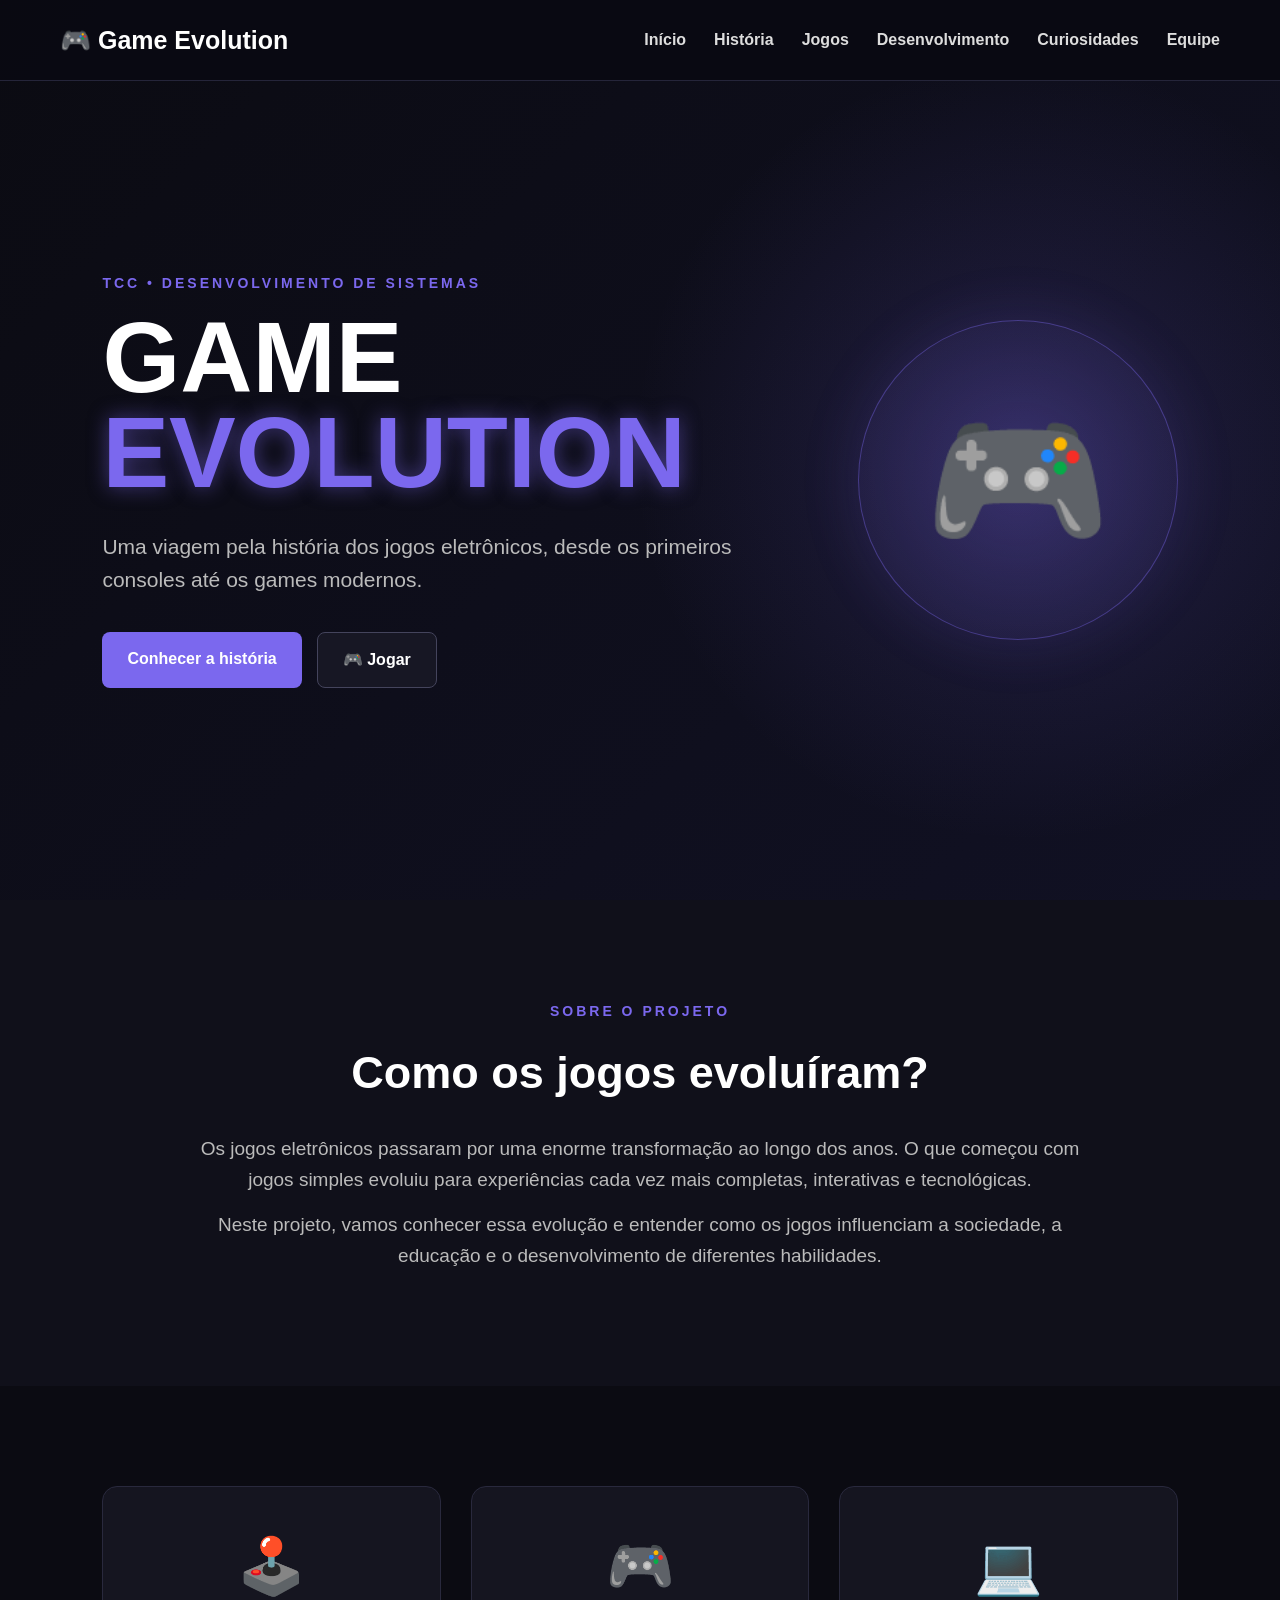
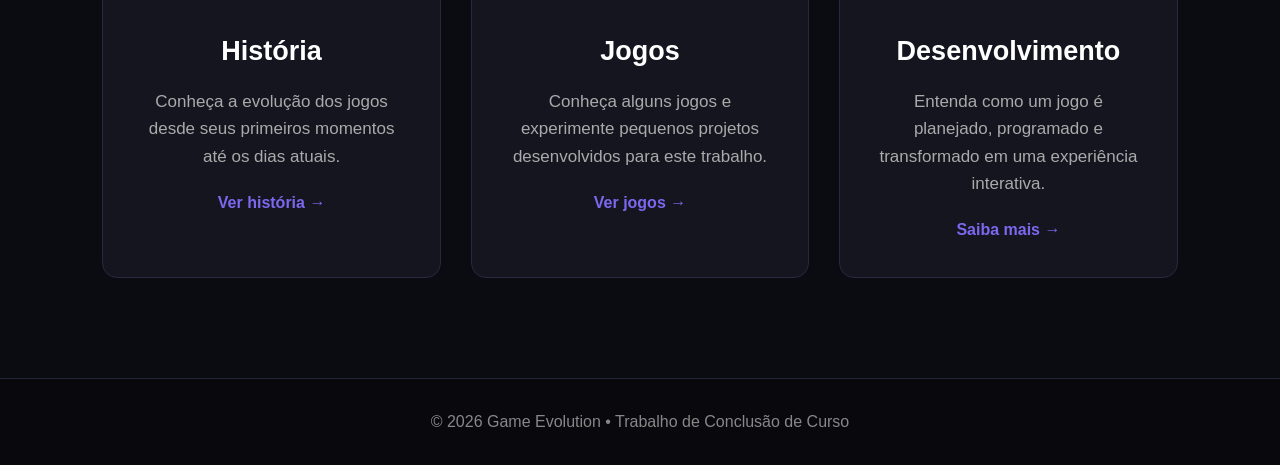
<file: index.html>
<!DOCTYPE html>
<html lang="pt-BR">
<head>
    <meta charset="UTF-8">
    <meta name="viewport" content="width=device-width, initial-scale=1.0">

    <title>Game Evolution</title>

    <link rel="stylesheet" href="style.css">
</head>

<body>

    <header>
        <div class="logo">
            🎮 Game Evolution
        </div>

        <nav>
            <a href="index.html">Início</a>
            <a href="historia.html">História</a>
            <a href="jogos.html">Jogos</a>
            <a href="desenvolvimento.html">Desenvolvimento</a>
            <a href="curiosidades.html">Curiosidades</a>
            <a href="equipe.html">Equipe</a>
        </nav>
    </header>

    <main>

        <section class="hero">
            <div class="hero-texto">

                <p class="subtitulo">TCC • DESENVOLVIMENTO DE SISTEMAS</p>

                <h1>
                    GAME
                    <span>EVOLUTION</span>
                </h1>

                <p class="descricao">
                    Uma viagem pela história dos jogos eletrônicos,
                    desde os primeiros consoles até os games modernos.
                </p>

                <div class="botoes">
                    <a href="historia.html" class="btn-principal">
                        Conhecer a história
                    </a>

                    <a href="jogos.html" class="btn-secundario">
                        🎮 Jogar
                    </a>
                </div>

            </div>

            <div class="hero-imagem">
                🎮
            </div>
        </section>

        <section class="sobre">

            <p class="subtitulo">SOBRE O PROJETO</p>

            <h2>Como os jogos evoluíram?</h2>

            <p>
                Os jogos eletrônicos passaram por uma enorme transformação
                ao longo dos anos. O que começou com jogos simples evoluiu
                para experiências cada vez mais completas, interativas e
                tecnológicas.
            </p>

            <p>
                Neste projeto, vamos conhecer essa evolução e entender
                como os jogos influenciam a sociedade, a educação e o
                desenvolvimento de diferentes habilidades.
            </p>

        </section>

        <section class="cards">

            <div class="card">
                <div class="icone">🕹️</div>

                <h3>História</h3>

                <p>
                    Conheça a evolução dos jogos desde seus primeiros
                    momentos até os dias atuais.
                </p>

                <a href="historia.html">Ver história →</a>
            </div>

            <div class="card">
                <div class="icone">🎮</div>

                <h3>Jogos</h3>

                <p>
                    Conheça alguns jogos e experimente pequenos projetos
                    desenvolvidos para este trabalho.
                </p>

                <a href="jogos.html">Ver jogos →</a>
            </div>

            <div class="card">
                <div class="icone">💻</div>

                <h3>Desenvolvimento</h3>

                <p>
                    Entenda como um jogo é planejado, programado e
                    transformado em uma experiência interativa.
                </p>

                <a href="desenvolvimento.html">Saiba mais →</a>
            </div>

        </section>

    </main>

    <footer>
        <p>
            © 2026 Game Evolution • Trabalho de Conclusão de Curso
        </p>
    </footer>

</body>
</html>
</file>
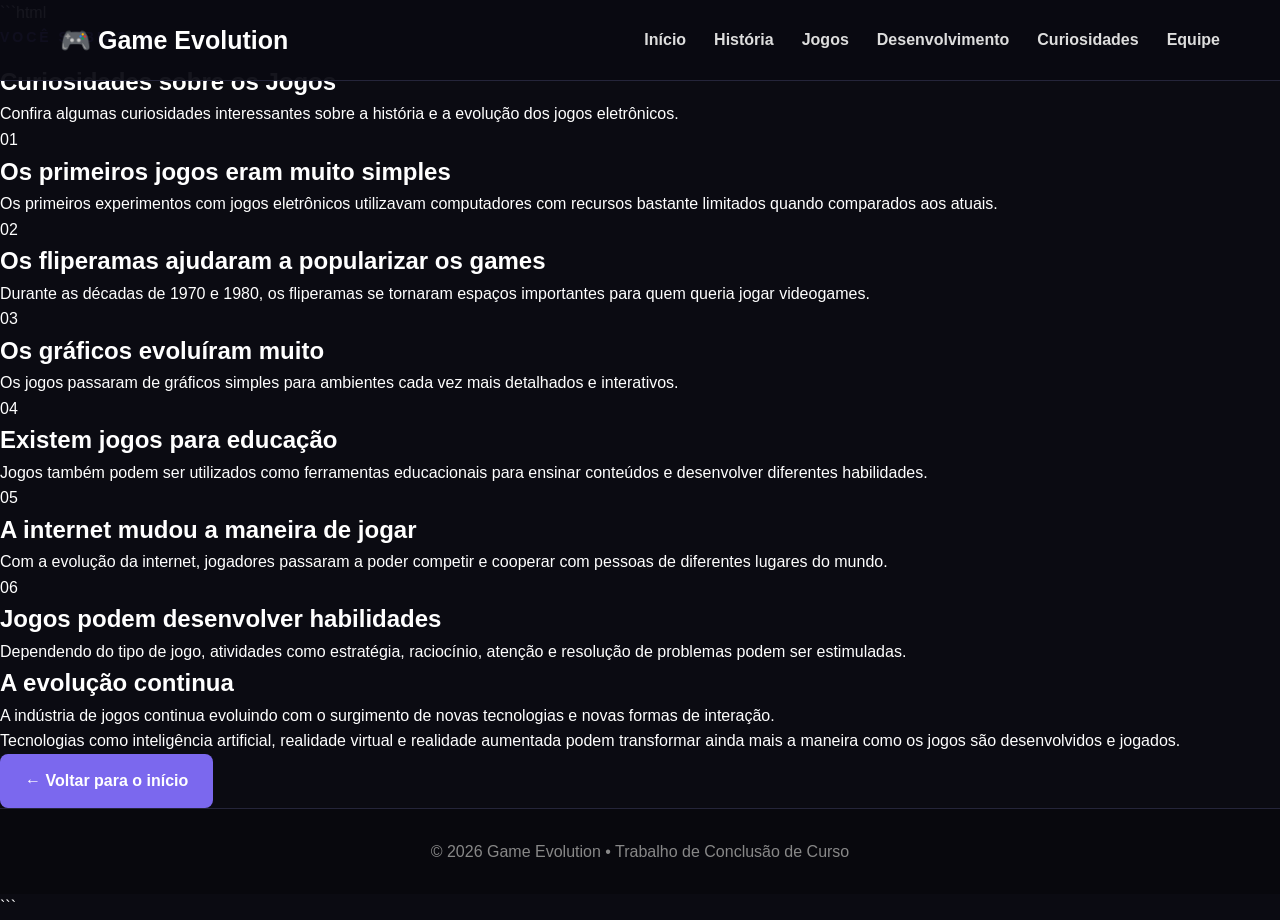
<file: curiosidades.html>
```html
<!DOCTYPE html>
<html lang="pt-BR">

<head>
    <meta charset="UTF-8">
    <meta name="viewport" content="width=device-width, initial-scale=1.0">

    <title>Curiosidades - Game Evolution</title>

    <link rel="stylesheet" href="style.css">
</head>

<body>

    <!-- CABEÇALHO -->
    <header>

        <div class="logo">
            🎮 Game Evolution
        </div>

        <nav>
            <a href="index.html">Início</a>
            <a href="historia.html">História</a>
            <a href="jogos.html">Jogos</a>
            <a href="desenvolvimento.html">Desenvolvimento</a>
            <a href="curiosidades.html">Curiosidades</a>
            <a href="equipe.html">Equipe</a>
        </nav>

    </header>


    <main>

        <!-- TÍTULO -->
        <section class="pagina-topo">

            <p class="subtitulo">
                VOCÊ SABIA?
            </p>

            <h1>
                Curiosidades sobre os Jogos
            </h1>

            <p>
                Confira algumas curiosidades interessantes sobre a
                história e a evolução dos jogos eletrônicos.
            </p>

        </section>


        <!-- CURIOSIDADES -->
        <section class="curiosidades">

            <div class="curiosidade-card">

                <div class="curiosidade-numero">
                    01
                </div>

                <div>
                    <h2>
                        Os primeiros jogos eram muito simples
                    </h2>

                    <p>
                        Os primeiros experimentos com jogos eletrônicos
                        utilizavam computadores com recursos bastante
                        limitados quando comparados aos atuais.
                    </p>
                </div>

            </div>


            <div class="curiosidade-card">

                <div class="curiosidade-numero">
                    02
                </div>

                <div>
                    <h2>
                        Os fliperamas ajudaram a popularizar os games
                    </h2>

                    <p>
                        Durante as décadas de 1970 e 1980, os fliperamas
                        se tornaram espaços importantes para quem queria
                        jogar videogames.
                    </p>
                </div>

            </div>


            <div class="curiosidade-card">

                <div class="curiosidade-numero">
                    03
                </div>

                <div>
                    <h2>
                        Os gráficos evoluíram muito
                    </h2>

                    <p>
                        Os jogos passaram de gráficos simples para
                        ambientes cada vez mais detalhados e interativos.
                    </p>
                </div>

            </div>


            <div class="curiosidade-card">

                <div class="curiosidade-numero">
                    04
                </div>

                <div>
                    <h2>
                        Existem jogos para educação
                    </h2>

                    <p>
                        Jogos também podem ser utilizados como ferramentas
                        educacionais para ensinar conteúdos e desenvolver
                        diferentes habilidades.
                    </p>
                </div>

            </div>


            <div class="curiosidade-card">

                <div class="curiosidade-numero">
                    05
                </div>

                <div>
                    <h2>
                        A internet mudou a maneira de jogar
                    </h2>

                    <p>
                        Com a evolução da internet, jogadores passaram a
                        poder competir e cooperar com pessoas de diferentes
                        lugares do mundo.
                    </p>

                </div>

            </div>


            <div class="curiosidade-card">

                <div class="curiosidade-numero">
                    06
                </div>

                <div>
                    <h2>
                        Jogos podem desenvolver habilidades
                    </h2>

                    <p>
                        Dependendo do tipo de jogo, atividades como
                        estratégia, raciocínio, atenção e resolução de
                        problemas podem ser estimuladas.
                    </p>

                </div>

            </div>

        </section>


        <!-- CONCLUSÃO -->
        <section class="conteudo">

            <h2>
                A evolução continua
            </h2>

            <p>
                A indústria de jogos continua evoluindo com o surgimento
                de novas tecnologias e novas formas de interação.
            </p>

            <p>
                Tecnologias como inteligência artificial, realidade
                virtual e realidade aumentada podem transformar ainda
                mais a maneira como os jogos são desenvolvidos e jogados.
            </p>

        </section>


        <!-- VOLTAR -->
        <section class="voltar">

            <a href="index.html" class="btn-principal">
                ← Voltar para o início
            </a>

        </section>

    </main>


    <!-- RODAPÉ -->
    <footer>

        <p>
            © 2026 Game Evolution • Trabalho de Conclusão de Curso
        </p>

    </footer>

</body>

</html>
```
</file>
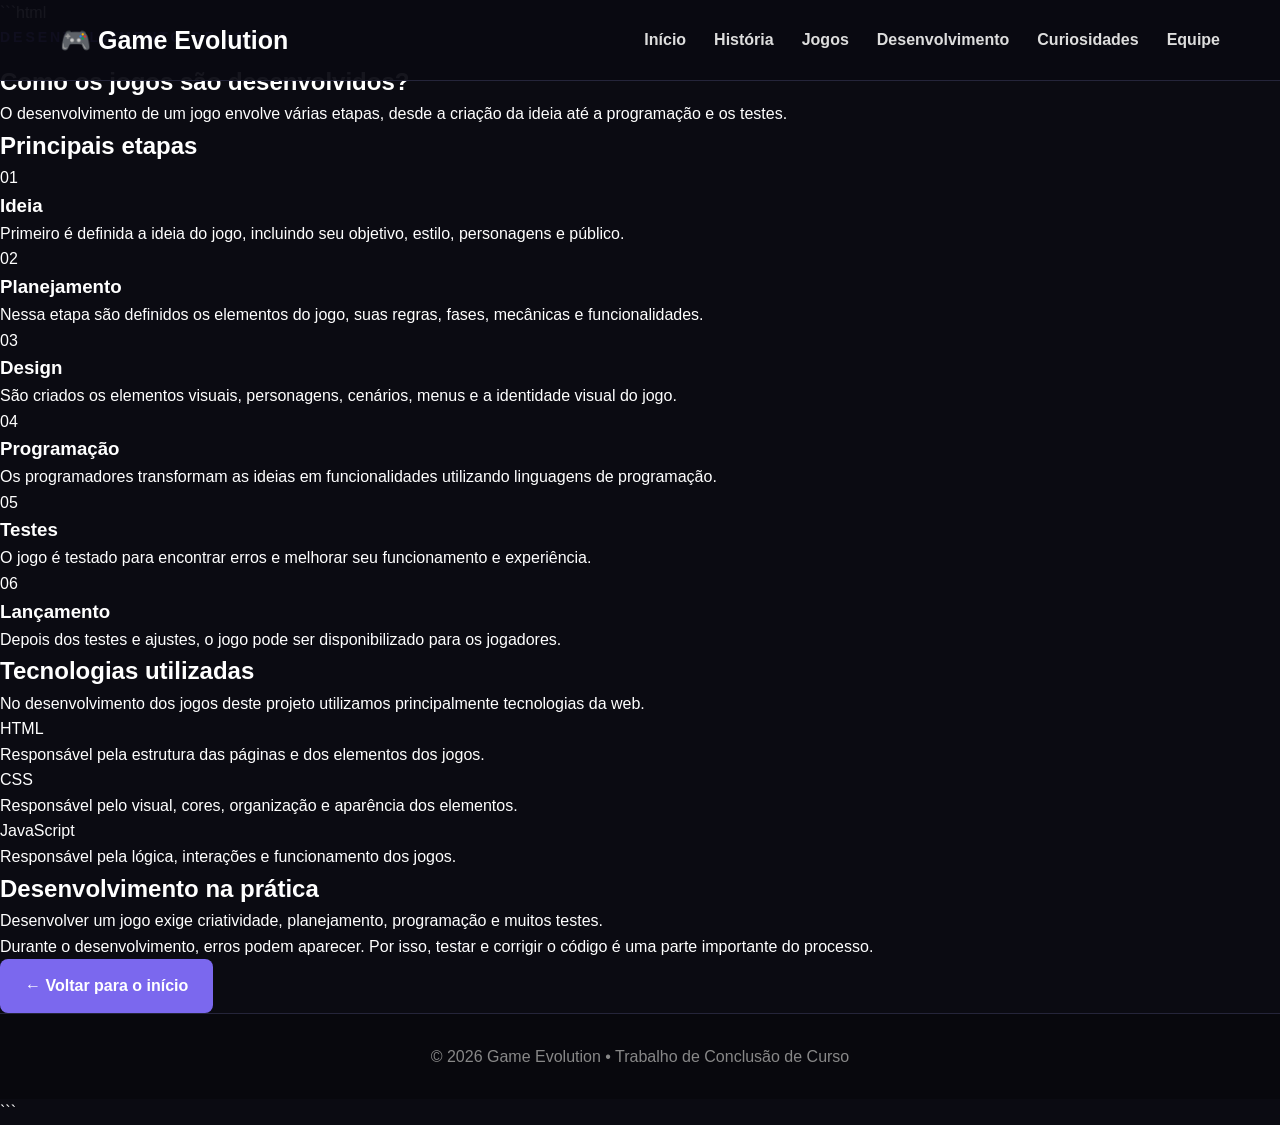
<file: desenvolvimento.html>
```html
<!DOCTYPE html>
<html lang="pt-BR">

<head>
    <meta charset="UTF-8">
    <meta name="viewport" content="width=device-width, initial-scale=1.0">

    <title>Desenvolvimento - Game Evolution</title>

    <link rel="stylesheet" href="style.css">
</head>

<body>

    <!-- CABEÇALHO -->
    <header>

        <div class="logo">
            🎮 Game Evolution
        </div>

        <nav>
            <a href="index.html">Início</a>
            <a href="historia.html">História</a>
            <a href="jogos.html">Jogos</a>
            <a href="desenvolvimento.html">Desenvolvimento</a>
            <a href="curiosidades.html">Curiosidades</a>
            <a href="equipe.html">Equipe</a>
        </nav>

    </header>


    <main>

        <!-- TÍTULO -->
        <section class="pagina-topo">

            <p class="subtitulo">
                DESENVOLVIMENTO DE JOGOS
            </p>

            <h1>
                Como os jogos são desenvolvidos?
            </h1>

            <p>
                O desenvolvimento de um jogo envolve várias etapas,
                desde a criação da ideia até a programação e os testes.
            </p>

        </section>


        <!-- ETAPAS -->
        <section class="conteudo">

            <h2>
                Principais etapas
            </h2>

            <div class="etapas">

                <div class="etapa">

                    <div class="numero">
                        01
                    </div>

                    <h3>
                        Ideia
                    </h3>

                    <p>
                        Primeiro é definida a ideia do jogo, incluindo
                        seu objetivo, estilo, personagens e público.
                    </p>

                </div>


                <div class="etapa">

                    <div class="numero">
                        02
                    </div>

                    <h3>
                        Planejamento
                    </h3>

                    <p>
                        Nessa etapa são definidos os elementos do jogo,
                        suas regras, fases, mecânicas e funcionalidades.
                    </p>

                </div>


                <div class="etapa">

                    <div class="numero">
                        03
                    </div>

                    <h3>
                        Design
                    </h3>

                    <p>
                        São criados os elementos visuais, personagens,
                        cenários, menus e a identidade visual do jogo.
                    </p>

                </div>


                <div class="etapa">

                    <div class="numero">
                        04
                    </div>

                    <h3>
                        Programação
                    </h3>

                    <p>
                        Os programadores transformam as ideias em
                        funcionalidades utilizando linguagens de programação.
                    </p>

                </div>


                <div class="etapa">

                    <div class="numero">
                        05
                    </div>

                    <h3>
                        Testes
                    </h3>

                    <p>
                        O jogo é testado para encontrar erros e melhorar
                        seu funcionamento e experiência.
                    </p>

                </div>


                <div class="etapa">

                    <div class="numero">
                        06
                    </div>

                    <h3>
                        Lançamento
                    </h3>

                    <p>
                        Depois dos testes e ajustes, o jogo pode ser
                        disponibilizado para os jogadores.
                    </p>

                </div>

            </div>

        </section>


        <!-- TECNOLOGIAS -->
        <section class="conteudo tecnologias">

            <h2>
                Tecnologias utilizadas
            </h2>

            <p>
                No desenvolvimento dos jogos deste projeto utilizamos
                principalmente tecnologias da web.
            </p>


            <div class="tecnologias-grid">

                <div class="tecnologia">

                    <span>
                        HTML
                    </span>

                    <p>
                        Responsável pela estrutura das páginas e dos
                        elementos dos jogos.
                    </p>

                </div>


                <div class="tecnologia">

                    <span>
                        CSS
                    </span>

                    <p>
                        Responsável pelo visual, cores, organização e
                        aparência dos elementos.
                    </p>

                </div>


                <div class="tecnologia">

                    <span>
                        JavaScript
                    </span>

                    <p>
                        Responsável pela lógica, interações e
                        funcionamento dos jogos.
                    </p>

                </div>

            </div>

        </section>


        <!-- CONCLUSÃO -->
        <section class="conteudo">

            <h2>
                Desenvolvimento na prática
            </h2>

            <p>
                Desenvolver um jogo exige criatividade, planejamento,
                programação e muitos testes.
            </p>

            <p>
                Durante o desenvolvimento, erros podem aparecer.
                Por isso, testar e corrigir o código é uma parte
                importante do processo.
            </p>

        </section>


        <!-- VOLTAR -->
        <section class="voltar">

            <a href="index.html" class="btn-principal">
                ← Voltar para o início
            </a>

        </section>

    </main>


    <!-- RODAPÉ -->
    <footer>

        <p>
            © 2026 Game Evolution • Trabalho de Conclusão de Curso
        </p>

    </footer>

</body>

</html>
```
</file>
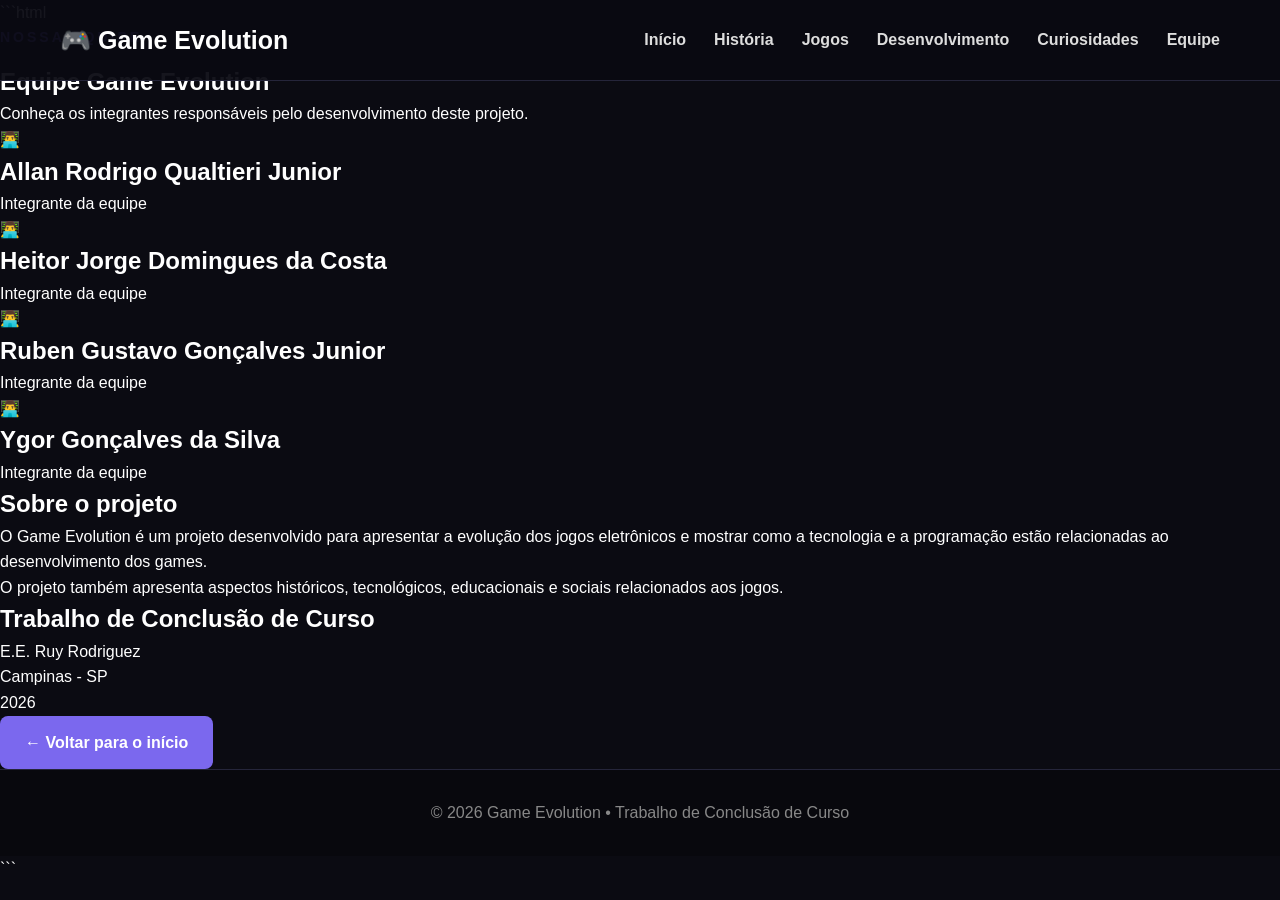
<file: equipe.html>
```html
<!DOCTYPE html>
<html lang="pt-BR">

<head>
    <meta charset="UTF-8">
    <meta name="viewport" content="width=device-width, initial-scale=1.0">

    <title>Equipe - Game Evolution</title>

    <link rel="stylesheet" href="style.css">
</head>

<body>

    <!-- CABEÇALHO -->
    <header>

        <div class="logo">
            🎮 Game Evolution
        </div>

        <nav>
            <a href="index.html">Início</a>
            <a href="historia.html">História</a>
            <a href="jogos.html">Jogos</a>
            <a href="desenvolvimento.html">Desenvolvimento</a>
            <a href="curiosidades.html">Curiosidades</a>
            <a href="equipe.html">Equipe</a>
        </nav>

    </header>


    <main>

        <!-- TÍTULO -->
        <section class="pagina-topo">

            <p class="subtitulo">
                NOSSA EQUIPE
            </p>

            <h1>
                Equipe Game Evolution
            </h1>

            <p>
                Conheça os integrantes responsáveis pelo desenvolvimento
                deste projeto.
            </p>

        </section>


        <!-- EQUIPE -->
        <section class="equipe-container">

            <div class="membro">

                <div class="avatar">
                    👨‍💻
                </div>

                <h2>
                    Allan Rodrigo Qualtieri Junior
                </h2>

                <p>
                    Integrante da equipe
                </p>

            </div>


            <div class="membro">

                <div class="avatar">
                    👨‍💻
                </div>

                <h2>
                    Heitor Jorge Domingues da Costa
                </h2>

                <p>
                    Integrante da equipe
                </p>

            </div>


            <div class="membro">

                <div class="avatar">
                    👨‍💻
                </div>

                <h2>
                    Ruben Gustavo Gonçalves Junior
                </h2>

                <p>
                    Integrante da equipe
                </p>

            </div>


            <div class="membro">

                <div class="avatar">
                    👨‍💻
                </div>

                <h2>
                    Ygor Gonçalves da Silva
                </h2>

                <p>
                    Integrante da equipe
                </p>

            </div>

        </section>


        <!-- SOBRE O PROJETO -->
        <section class="conteudo">

            <h2>
                Sobre o projeto
            </h2>

            <p>
                O Game Evolution é um projeto desenvolvido para apresentar
                a evolução dos jogos eletrônicos e mostrar como a tecnologia
                e a programação estão relacionadas ao desenvolvimento dos
                games.
            </p>

            <p>
                O projeto também apresenta aspectos históricos, tecnológicos,
                educacionais e sociais relacionados aos jogos.
            </p>

        </section>


        <!-- ESCOLA -->
        <section class="conteudo destaque">

            <h2>
                Trabalho de Conclusão de Curso
            </h2>

            <p>
                E.E. Ruy Rodriguez
            </p>

            <p>
                Campinas - SP
            </p>

            <p>
                2026
            </p>

        </section>


        <!-- VOLTAR -->
        <section class="voltar">

            <a href="index.html" class="btn-principal">
                ← Voltar para o início
            </a>

        </section>

    </main>


    <!-- RODAPÉ -->
    <footer>

        <p>
            © 2026 Game Evolution • Trabalho de Conclusão de Curso
        </p>

    </footer>

</body>

</html>
```
</file>
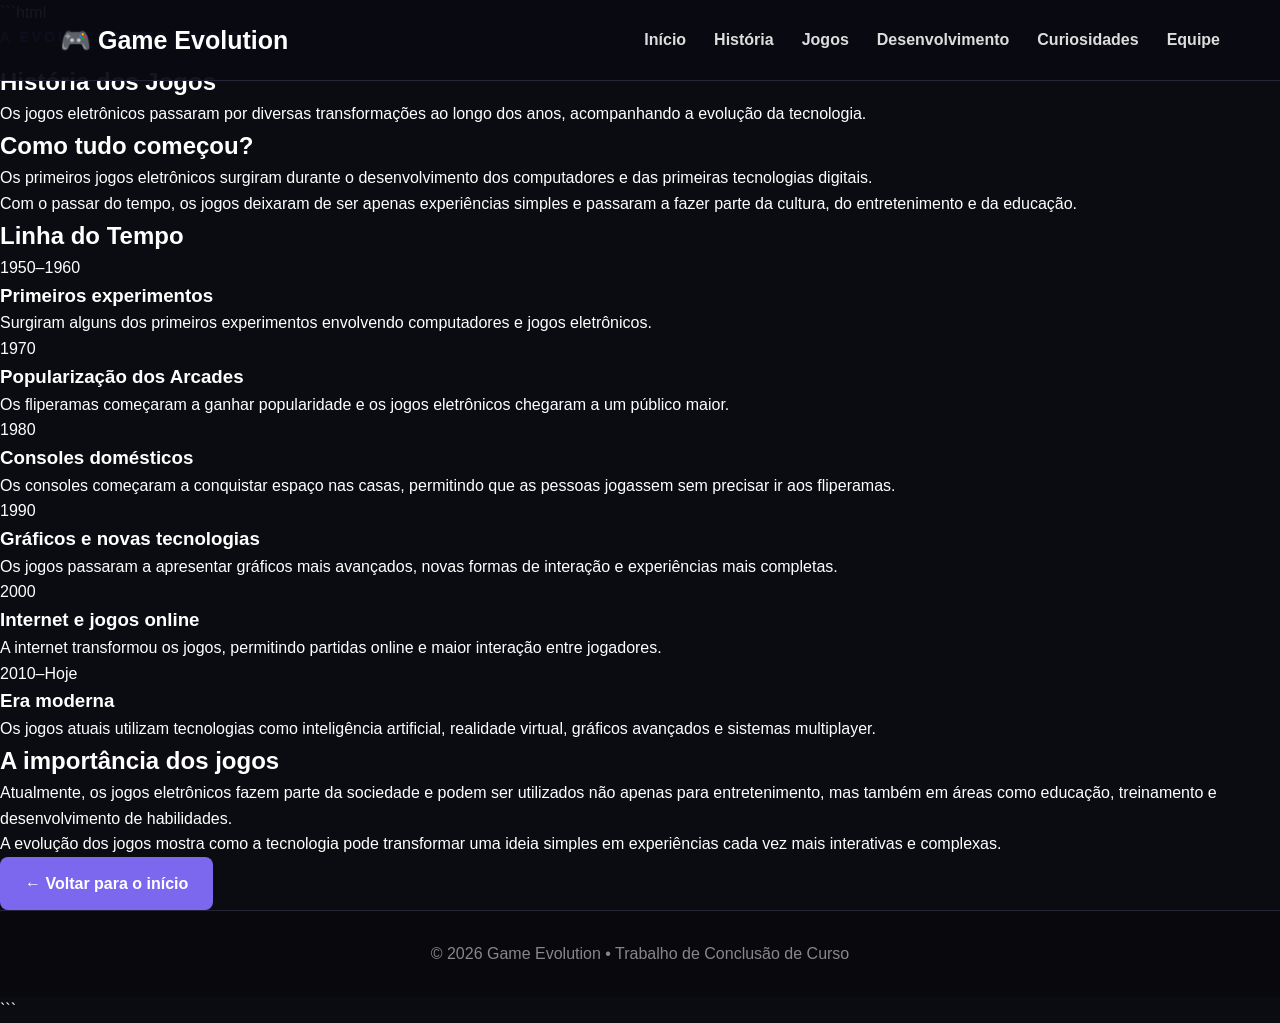
<file: historia.html>
```html
<!DOCTYPE html>
<html lang="pt-BR">

<head>
    <meta charset="UTF-8">
    <meta name="viewport" content="width=device-width, initial-scale=1.0">

    <title>História dos Jogos - Game Evolution</title>

    <link rel="stylesheet" href="style.css">
</head>

<body>

    <!-- CABEÇALHO -->
    <header>

        <div class="logo">
            🎮 Game Evolution
        </div>

        <nav>
            <a href="index.html">Início</a>
            <a href="historia.html">História</a>
            <a href="jogos.html">Jogos</a>
            <a href="desenvolvimento.html">Desenvolvimento</a>
            <a href="curiosidades.html">Curiosidades</a>
            <a href="equipe.html">Equipe</a>
        </nav>

    </header>


    <!-- TÍTULO -->
    <main>

        <section class="pagina-topo">

            <p class="subtitulo">
                A EVOLUÇÃO DOS GAMES
            </p>

            <h1>
                História dos Jogos
            </h1>

            <p>
                Os jogos eletrônicos passaram por diversas transformações
                ao longo dos anos, acompanhando a evolução da tecnologia.
            </p>

        </section>


        <!-- INTRODUÇÃO -->
        <section class="conteudo">

            <h2>
                Como tudo começou?
            </h2>

            <p>
                Os primeiros jogos eletrônicos surgiram durante o
                desenvolvimento dos computadores e das primeiras
                tecnologias digitais.
            </p>

            <p>
                Com o passar do tempo, os jogos deixaram de ser apenas
                experiências simples e passaram a fazer parte da cultura,
                do entretenimento e da educação.
            </p>

        </section>


        <!-- LINHA DO TEMPO -->
        <section class="linha-tempo">

            <h2>
                Linha do Tempo
            </h2>


            <div class="evento">

                <span>1950–1960</span>

                <h3>
                    Primeiros experimentos
                </h3>

                <p>
                    Surgiram alguns dos primeiros experimentos envolvendo
                    computadores e jogos eletrônicos.
                </p>

            </div>


            <div class="evento">

                <span>1970</span>

                <h3>
                    Popularização dos Arcades
                </h3>

                <p>
                    Os fliperamas começaram a ganhar popularidade e os
                    jogos eletrônicos chegaram a um público maior.
                </p>

            </div>


            <div class="evento">

                <span>1980</span>

                <h3>
                    Consoles domésticos
                </h3>

                <p>
                    Os consoles começaram a conquistar espaço nas casas,
                    permitindo que as pessoas jogassem sem precisar ir
                    aos fliperamas.
                </p>

            </div>


            <div class="evento">

                <span>1990</span>

                <h3>
                    Gráficos e novas tecnologias
                </h3>

                <p>
                    Os jogos passaram a apresentar gráficos mais avançados,
                    novas formas de interação e experiências mais completas.
                </p>

            </div>


            <div class="evento">

                <span>2000</span>

                <h3>
                    Internet e jogos online
                </h3>

                <p>
                    A internet transformou os jogos, permitindo partidas
                    online e maior interação entre jogadores.
                </p>

            </div>


            <div class="evento">

                <span>2010–Hoje</span>

                <h3>
                    Era moderna
                </h3>

                <p>
                    Os jogos atuais utilizam tecnologias como inteligência
                    artificial, realidade virtual, gráficos avançados e
                    sistemas multiplayer.
                </p>

            </div>

        </section>


        <!-- IMPORTÂNCIA -->
        <section class="conteudo">

            <h2>
                A importância dos jogos
            </h2>

            <p>
                Atualmente, os jogos eletrônicos fazem parte da sociedade
                e podem ser utilizados não apenas para entretenimento,
                mas também em áreas como educação, treinamento e
                desenvolvimento de habilidades.
            </p>

            <p>
                A evolução dos jogos mostra como a tecnologia pode
                transformar uma ideia simples em experiências cada vez
                mais interativas e complexas.
            </p>

        </section>


        <!-- VOLTAR -->
        <section class="voltar">

            <a href="index.html" class="btn-principal">
                ← Voltar para o início
            </a>

        </section>

    </main>


    <!-- RODAPÉ -->
    <footer>

        <p>
            © 2026 Game Evolution • Trabalho de Conclusão de Curso
        </p>

    </footer>


</body>

</html>
```
</file>
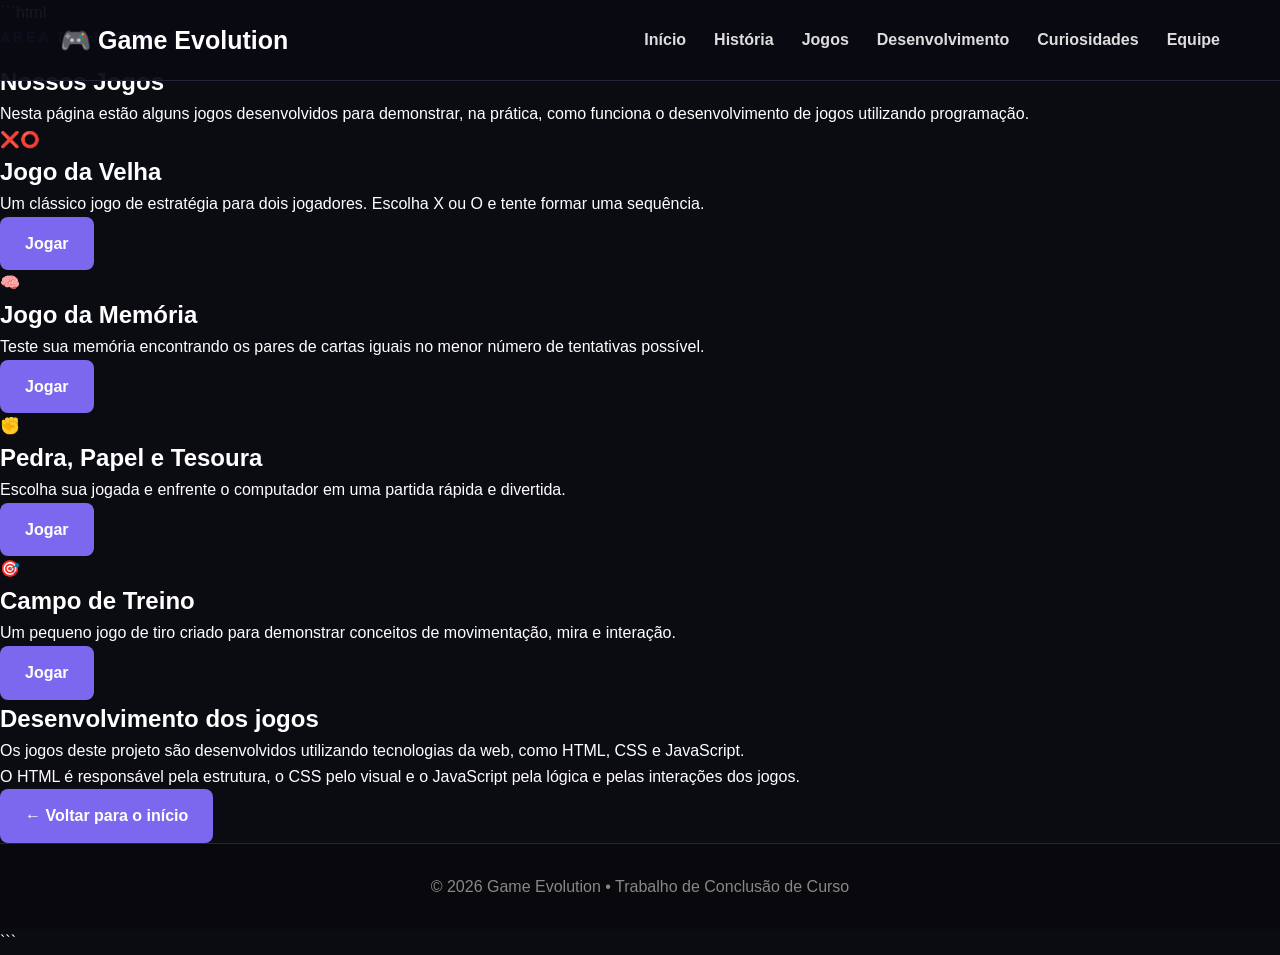
<file: jogos.html>
```html
<!DOCTYPE html>
<html lang="pt-BR">

<head>
    <meta charset="UTF-8">
    <meta name="viewport" content="width=device-width, initial-scale=1.0">

    <title>Jogos - Game Evolution</title>

    <link rel="stylesheet" href="style.css">
</head>

<body>

    <header>

        <div class="logo">
            🎮 Game Evolution
        </div>

        <nav>
            <a href="index.html">Início</a>
            <a href="historia.html">História</a>
            <a href="jogos.html">Jogos</a>
            <a href="desenvolvimento.html">Desenvolvimento</a>
            <a href="curiosidades.html">Curiosidades</a>
            <a href="equipe.html">Equipe</a>
        </nav>

    </header>


    <main>

        <section class="pagina-topo">

            <p class="subtitulo">
                ÁREA DE JOGOS
            </p>

            <h1>
                Nossos Jogos
            </h1>

            <p>
                Nesta página estão alguns jogos desenvolvidos para
                demonstrar, na prática, como funciona o desenvolvimento
                de jogos utilizando programação.
            </p>

        </section>


        <section class="jogos-container">

            <div class="jogo-card">

                <div class="jogo-icone">
                    ❌⭕
                </div>

                <h2>
                    Jogo da Velha
                </h2>

                <p>
                    Um clássico jogo de estratégia para dois jogadores.
                    Escolha X ou O e tente formar uma sequência.
                </p>

                <a href="#" class="btn-principal">
                    Jogar
                </a>

            </div>


            <div class="jogo-card">

                <div class="jogo-icone">
                    🧠
                </div>

                <h2>
                    Jogo da Memória
                </h2>

                <p>
                    Teste sua memória encontrando os pares de cartas
                    iguais no menor número de tentativas possível.
                </p>

                <a href="#" class="btn-principal">
                    Jogar
                </a>

            </div>


            <div class="jogo-card">

                <div class="jogo-icone">
                    ✊
                </div>

                <h2>
                    Pedra, Papel e Tesoura
                </h2>

                <p>
                    Escolha sua jogada e enfrente o computador em uma
                    partida rápida e divertida.
                </p>

                <a href="#" class="btn-principal">
                    Jogar
                </a>

            </div>


            <div class="jogo-card">

                <div class="jogo-icone">
                    🎯
                </div>

                <h2>
                    Campo de Treino
                </h2>

                <p>
                    Um pequeno jogo de tiro criado para demonstrar
                    conceitos de movimentação, mira e interação.
                </p>

                <a href="#" class="btn-principal">
                    Jogar
                </a>

            </div>

        </section>


        <section class="conteudo">

            <h2>
                Desenvolvimento dos jogos
            </h2>

            <p>
                Os jogos deste projeto são desenvolvidos utilizando
                tecnologias da web, como HTML, CSS e JavaScript.
            </p>

            <p>
                O HTML é responsável pela estrutura, o CSS pelo visual
                e o JavaScript pela lógica e pelas interações dos jogos.
            </p>

        </section>


        <section class="voltar">

            <a href="index.html" class="btn-principal">
                ← Voltar para o início
            </a>

        </section>

    </main>


    <footer>

        <p>
            © 2026 Game Evolution • Trabalho de Conclusão de Curso
        </p>

    </footer>

</body>

</html>
```
</file>
<file: style.css>
/* ==================================================
   GAME EVOLUTION - STYLE.CSS
   ================================================== */

* {
    margin: 0;
    padding: 0;
    box-sizing: border-box;
}

html {
    scroll-behavior: smooth;
}

body {
    font-family: Arial, Helvetica, sans-serif;
    background: #0b0b12;
    color: #ffffff;
    line-height: 1.6;
}

/* ==================================================
   HEADER
   ================================================== */

header {
    width: 100%;
    padding: 20px 60px;

    display: flex;
    justify-content: space-between;
    align-items: center;

    background: rgba(10, 10, 18, 0.95);

    border-bottom: 1px solid #25253a;

    position: fixed;
    top: 0;
    left: 0;

    z-index: 1000;
}

.logo {
    font-size: 25px;
    font-weight: bold;
    color: #ffffff;
}

nav {
    display: flex;
    gap: 28px;
}

nav a {
    color: #dddddd;
    text-decoration: none;
    font-size: 16px;
    font-weight: bold;

    transition: 0.3s;
}

nav a:hover {
    color: #7b68ee;
}

/* ==================================================
   HERO
   ================================================== */

.hero {
    min-height: 100vh;

    padding: 140px 8% 80px;

    display: flex;
    align-items: center;
    justify-content: space-between;

    gap: 60px;

    background:
        radial-gradient(
            circle at 80% 50%,
            rgba(123, 104, 238, 0.18),
            transparent 35%
        ),
        linear-gradient(
            135deg,
            #0b0b12,
            #111124
        );
}

.hero-texto {
    max-width: 700px;
}

.subtitulo {
    color: #7b68ee;
    font-size: 14px;
    font-weight: bold;
    letter-spacing: 3px;
    margin-bottom: 15px;
}

.hero h1 {
    font-size: clamp(55px, 8vw, 100px);
    line-height: 0.95;
    margin-bottom: 30px;
}

.hero h1 span {
    display: block;
    color: #7b68ee;

    text-shadow:
        0 0 20px rgba(123, 104, 238, 0.5);
}

.descricao {
    color: #bbbbbb;
    font-size: 21px;
    max-width: 650px;
    margin-bottom: 35px;
}

/* ==================================================
   BOTÕES
   ================================================== */

.botoes {
    display: flex;
    gap: 15px;
    flex-wrap: wrap;
}

.btn-principal,
.btn-secundario {
    display: inline-block;

    padding: 14px 25px;

    border-radius: 8px;

    text-decoration: none;

    font-weight: bold;

    transition: 0.3s;
}

.btn-principal {
    background: #7b68ee;
    color: white;
}

.btn-principal:hover {
    background: #6956d8;
    transform: translateY(-3px);

    box-shadow:
        0 8px 25px rgba(123, 104, 238, 0.35);
}

.btn-secundario {
    border: 1px solid #44445c;
    color: white;
    background: #171724;
}

.btn-secundario:hover {
    border-color: #7b68ee;
    background: #20203a;
    transform: translateY(-3px);
}

/* ==================================================
   ÍCONE DO HERO
   ================================================== */

.hero-imagem {
    width: 320px;
    height: 320px;

    display: flex;
    align-items: center;
    justify-content: center;

    font-size: 150px;

    background:
        radial-gradient(
            circle,
            rgba(123, 104, 238, 0.25),
            rgba(123, 104, 238, 0.03)
        );

    border: 1px solid rgba(123, 104, 238, 0.4);

    border-radius: 50%;

    box-shadow:
        0 0 60px rgba(123, 104, 238, 0.15);
}

/* ==================================================
   SOBRE
   ================================================== */

.sobre {
    padding: 100px 20px;

    text-align: center;

    background: #10101a;
}

.sobre h2 {
    font-size: 45px;
    margin-bottom: 25px;
}

.sobre p:not(.subtitulo) {
    max-width: 900px;

    margin: 15px auto;

    color: #bbbbbb;

    font-size: 19px;
}

/* ==================================================
   CARDS
   ================================================== */

.cards {
    padding: 100px 8%;

    display: grid;

    grid-template-columns:
        repeat(3, 1fr);

    gap: 30px;

    background: #0b0b12;
}

.card {
    padding: 35px;

    background: #151520;

    border: 1px solid #29293d;

    border-radius: 15px;

    text-align: center;

    transition: 0.3s;
}

.card:hover {
    transform: translateY(-10px);

    border-color: #7b68ee;

    box-shadow:
        0 15px 35px rgba(0, 0, 0, 0.35);
}

.icone {
    font-size: 55px;

    margin-bottom: 20px;
}

.card h3 {
    font-size: 27px;

    margin-bottom: 15px;
}

.card p {
    color: #aaaaaa;

    font-size: 17px;

    margin-bottom: 20px;
}

.card a {
    color: #7b68ee;

    text-decoration: none;

    font-weight: bold;
}

.card a:hover {
    color: #9b8cff;
}

/* ==================================================
   RODAPÉ
   ================================================== */

footer {
    padding: 30px 20px;

    text-align: center;

    background: #08080d;

    border-top: 1px solid #25253a;

    color: #888888;
}

/* ==================================================
   RESPONSIVIDADE
   ================================================== */

@media (max-width: 900px) {

    header {
        padding: 18px 25px;

        flex-direction: column;

        gap: 15px;
    }

    nav {
        gap: 15px;

        flex-wrap: wrap;

        justify-content: center;
    }

    .hero {
        flex-direction: column;

        text-align: center;

        padding-top: 180px;
    }

    .hero-texto {
        max-width: 800px;
    }

    .descricao {
        margin-left: auto;
        margin-right: auto;
    }

    .botoes {
        justify-content: center;
    }

    .hero-imagem {
        width: 250px;
        height: 250px;

        font-size: 110px;
    }

    .cards {
        grid-template-columns: 1fr;
    }
}

@media (max-width: 600px) {

    header {
        padding: 15px 10px;
    }

    .logo {
        font-size: 21px;
    }

    nav {
        gap: 10px;
    }

    nav a {
        font-size: 13px;
    }

    .hero {
        padding-left: 20px;
        padding-right: 20px;
    }

    .hero h1 {
        font-size: 52px;
    }

    .descricao {
        font-size: 17px;
    }

    .hero-imagem {
        width: 190px;
        height: 190px;

        font-size: 80px;
    }

    .sobre {
        padding: 70px 20px;
    }

    .sobre h2 {
        font-size: 34px;
    }

    .sobre p:not(.subtitulo) {
        font-size: 17px;
    }

    .cards {
        padding: 70px 20px;
    }
}
</file>
